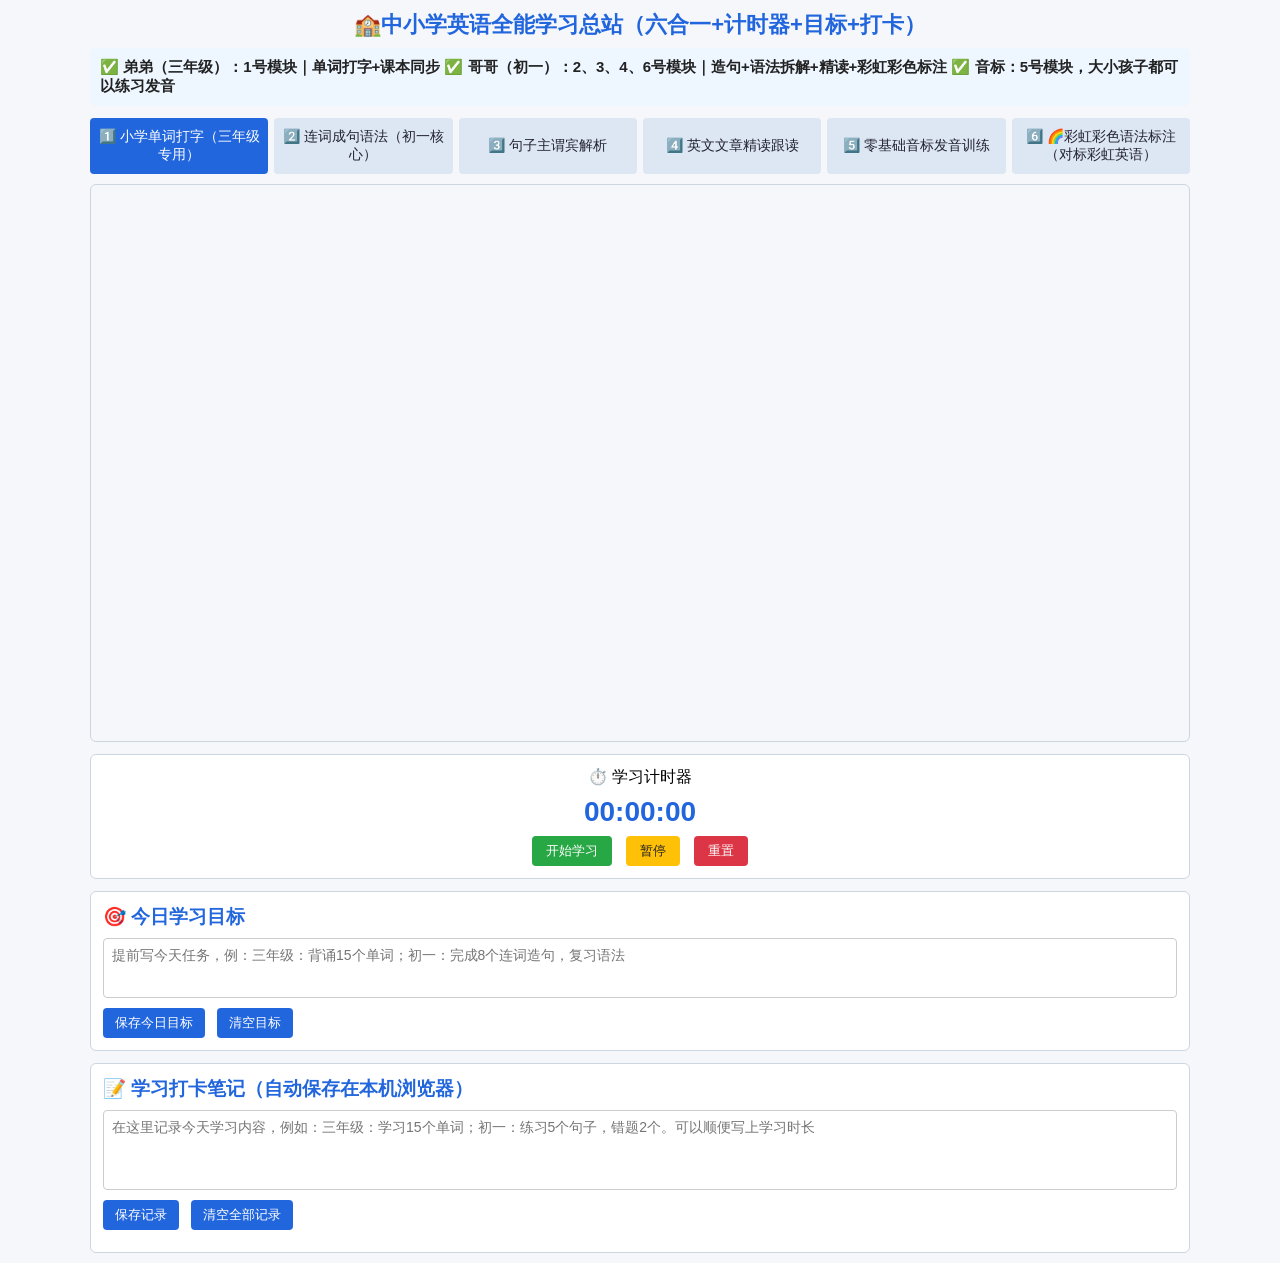
<file: index.html>
<!DOCTYPE html>
<html lang="zh-CN">
<head>
<meta charset="UTF-8">
<meta name="viewport" content="width=device-width, initial-scale=1.0">
<title>中小学英语全能学习总站｜永久免费开源</title>
<style>
*{margin:0;padding:0;box-sizing:border-box;font-family:"微软雅黑",sans-serif;}
body{background:#f5f7fa;padding:10px;}
h1{text-align:center;color:#2266dd;font-size:22px;margin-bottom:8px;}
.tip{max-width:1100px;margin:0 auto 12px auto;background:#eef6ff;padding:10px;border-radius:6px;color:#222;font-size:15px;}

.tab-box{max-width:1100px;margin:0 auto;}
.tab-buttons{display:flex;flex-wrap:wrap;gap:6px;margin-bottom:10px;}
.tab-buttons button{
    flex:1;min-width:130px;padding:10px 4px;border:none;border-radius:4px;
    background:#dde6f3;color:#223;font-size:14px;cursor:pointer;transition:0.2s;
}
.tab-buttons button.active{background:#2266dd;color:#fff;}
.content{width:100%;height:62vh;border-radius:6px;overflow:hidden;border:1px solid #ccd6e0;}
iframe{width:100%;height:100%;border:none;display:block;}
.hide{display:none;}
.show{display:block;}

/* 计时器样式 */
.timer-wrap{max-width:1100px;margin:12px auto 0 auto;background:#fff;padding:12px;border-radius:6px;border:1px solid #ccd6e0;text-align:center;}
#timerText{font-size:28px;color:#2266dd;font-weight:bold;margin:8px 0;}
.timer-btn{padding:6px 14px;border:none;border-radius:4px;color:#fff;cursor:pointer;margin:0 5px;}
#startBtn{background:#28a745;}
#pauseBtn{background:#ffc107;color:#222;}
#resetBtn{background:#dc3545;}

/* 每日目标 */
.goal-wrap{max-width:1100px;margin:12px auto 0 auto;background:#fff;padding:12px;border-radius:6px;border:1px solid #ccd6e0;}
.goal-wrap h3{margin-bottom:8px;color:#2266dd;}
#goalInput{width:100%;height:60px;padding:8px;font-size:14px;resize:none;border:1px solid #ccc;border-radius:4px;}
.goal-btn{margin-top:6px;padding:6px 12px;border:none;background:#2266dd;color:#fff;border-radius:4px;cursor:pointer;margin-right:8px;}

/* 打卡笔记区域样式 */
.note-wrap{max-width:1100px;margin:12px auto 0 auto;background:#fff;padding:12px;border-radius:6px;border:1px solid #ccd6e0;}
.note-wrap h3{margin-bottom:8px;color:#2266dd;}
#noteInput{width:100%;height:80px;padding:8px;font-size:14px;resize:none;border:1px solid #ccc;border-radius:4px;}
.note-btn{margin-top:6px;padding:6px 12px;border:none;background:#2266dd;color:#fff;border-radius:4px;cursor:pointer;margin-right:8px;}
#noteList{margin-top:10px;max-height:120px;overflow-y:auto;line-height:1.6;font-size:14px;}
.note-item{padding:4px 0;border-bottom:1px dashed #eee;}
</style>
</head>
<body>

<h1>🏫中小学英语全能学习总站（六合一+计时器+目标+打卡）</h1>

<div class="tip">
✅ <b>弟弟（三年级）：1号模块｜单词打字+课本同步</b>
✅ <b>哥哥（初一）：2、3、4、6号模块｜造句+语法拆解+精读+彩虹彩色标注</b>
✅ <b>音标：5号模块，大小孩子都可以练习发音</b>
</div>

<div class="tab-box">
<div class="tab-buttons">
    <button class="active" onclick="switchTab(0)">1️⃣ 小学单词打字（三年级专用）</button>
    <button onclick="switchTab(1)">2️⃣ 连词成句语法（初一核心）</button>
    <button onclick="switchTab(2)">3️⃣ 句子主谓宾解析</button>
    <button onclick="switchTab(3)">4️⃣ 英文文章精读跟读</button>
    <button onclick="switchTab(4)">5️⃣ 零基础音标发音训练</button>
    <button onclick="switchTab(5)">6️⃣ 🌈彩虹彩色语法标注（对标彩虹英语）</button>
</div>

<div class="content">
    <!-- 模块1 TypeWords单词打字 -->
    <div class="show"><iframe src="https://typewords.cc"></iframe></div>
    <!-- 模块2 Earthworm连词成句 -->
    <div class="hide"><iframe src="https://cuixueshe.github.io/earthworm/"></iframe></div>
    <!-- 模块3 在线句法分析 -->
    <div class="hide"><iframe src="https://linguisttools.com/parse/"></iframe></div>
    <!-- 模块4 英文精读跟读 -->
    <div class="hide"><iframe src="https://readlang.com/reader"></iframe></div>
    <!-- 模块5 音标学习网页 -->
    <div class="hide"><iframe src="https://www.phonemicchart.com/transcribe/"></iframe></div>
    <!-- 模块6 彩虹风格彩色语法解析网页 -->
    <div class="hide"><iframe src="https://parseenglish.com/"></iframe></div>
</div>
</div>

<!-- 学习计时器 -->
<div class="timer-wrap">
    <div>⏱️ 学习计时器</div>
    <div id="timerText">00:00:00</div>
    <button class="timer-btn" id="startBtn" onclick="timerStart()">开始学习</button>
    <button class="timer-btn" id="pauseBtn" onclick="timerPause()">暂停</button>
    <button class="timer-btn" id="resetBtn" onclick="timerReset()">重置</button>
</div>

<!-- 每日学习目标 -->
<div class="goal-wrap">
    <h3>🎯 今日学习目标</h3>
    <textarea id="goalInput" placeholder="提前写今天任务，例：三年级：背诵15个单词；初一：完成8个连词造句，复习语法"></textarea>
    <br>
    <button class="goal-btn" onclick="saveGoal()">保存今日目标</button>
    <button class="goal-btn" onclick="clearGoal()">清空目标</button>
</div>

<!-- 学习打卡笔记区域 -->
<div class="note-wrap">
    <h3>📝 学习打卡笔记（自动保存在本机浏览器）</h3>
    <textarea id="noteInput" placeholder="在这里记录今天学习内容，例如：三年级：学习15个单词；初一：练习5个句子，错题2个。可以顺便写上学习时长"></textarea>
    <br>
    <button class="note-btn" onclick="saveNote()">保存记录</button>
    <button class="note-btn" onclick="clearAllNotes()">清空全部记录</button>
    <div id="noteList"></div>
</div>

<script>
// 切换标签函数
function switchTab(n){
    let all = document.querySelectorAll(".content > div");
    let btn = document.querySelectorAll(".tab-buttons button");
    all.forEach(x=>x.className="hide");
    btn.forEach(x=>x.className="");
    all[n].className="show";
    btn[n].className="active";
}

// ----------------------计时器代码----------------------
let timerInterval;
let totalSeconds = 0;
let timerRunning = false;
const timerDom = document.getElementById("timerText");

function formatTime(s){
    let h = String(Math.floor(s/3600)).padStart(2,"0");
    let m = String(Math.floor((s%3600)/60)).padStart(2,"0");
    let sec = String(s%60).padStart(2,"0");
    return `${h}:${m}:${sec}`;
}
function timerStart(){
    if(timerRunning) return;
    timerRunning = true;
    timerInterval = setInterval(()=>{
        totalSeconds++;
        timerDom.innerText = formatTime(totalSeconds);
    },1000);
}
function timerPause(){
    timerRunning = false;
    clearInterval(timerInterval);
}
function timerReset(){
    timerRunning = false;
    clearInterval(timerInterval);
    totalSeconds = 0;
    timerDom.innerText = "00:00:00";
}

// ----------------------每日目标 本地存储----------------------
function loadGoal(){
    let goal = localStorage.getItem("dailyGoal") || "";
    document.getElementById("goalInput").value = goal;
}
function saveGoal(){
    const text = document.getElementById("goalInput").value;
    localStorage.setItem("dailyGoal", text);
    alert("今日目标已保存！");
}
function clearGoal(){
    if(confirm("确定清空今日目标？")){
        localStorage.removeItem("dailyGoal");
        document.getElementById("goalInput").value = "";
    }
}

// ----------------------打卡笔记本地存储----------------------
function loadNotes(){
    const notes = JSON.parse(localStorage.getItem("englishNotes") || "[]");
    const listDom = document.getElementById("noteList");
    listDom.innerHTML = "";
    notes.forEach(item=>{
        const div = document.createElement("div");
        div.className = "note-item";
        div.innerText = item;
        listDom.appendChild(div);
    })
}
function saveNote(){
    const text = document.getElementById("noteInput").value.trim();
    if(!text) return alert("请填写学习记录！");
    const notes = JSON.parse(localStorage.getItem("englishNotes") || "[]");
    const time = new Date().toLocaleString();
    notes.push(`【${time}】 ${text}`);
    localStorage.setItem("englishNotes", JSON.stringify(notes));
    document.getElementById("noteInput").value = "";
    loadNotes();
}
function clearAllNotes(){
    if(confirm("确定清空所有打卡记录？删除后不能恢复！")){
        localStorage.removeItem("englishNotes");
        loadNotes();
    }
}

// 页面加载读取目标+笔记
loadGoal();
loadNotes();
</script>

</body>
</html>
</file>
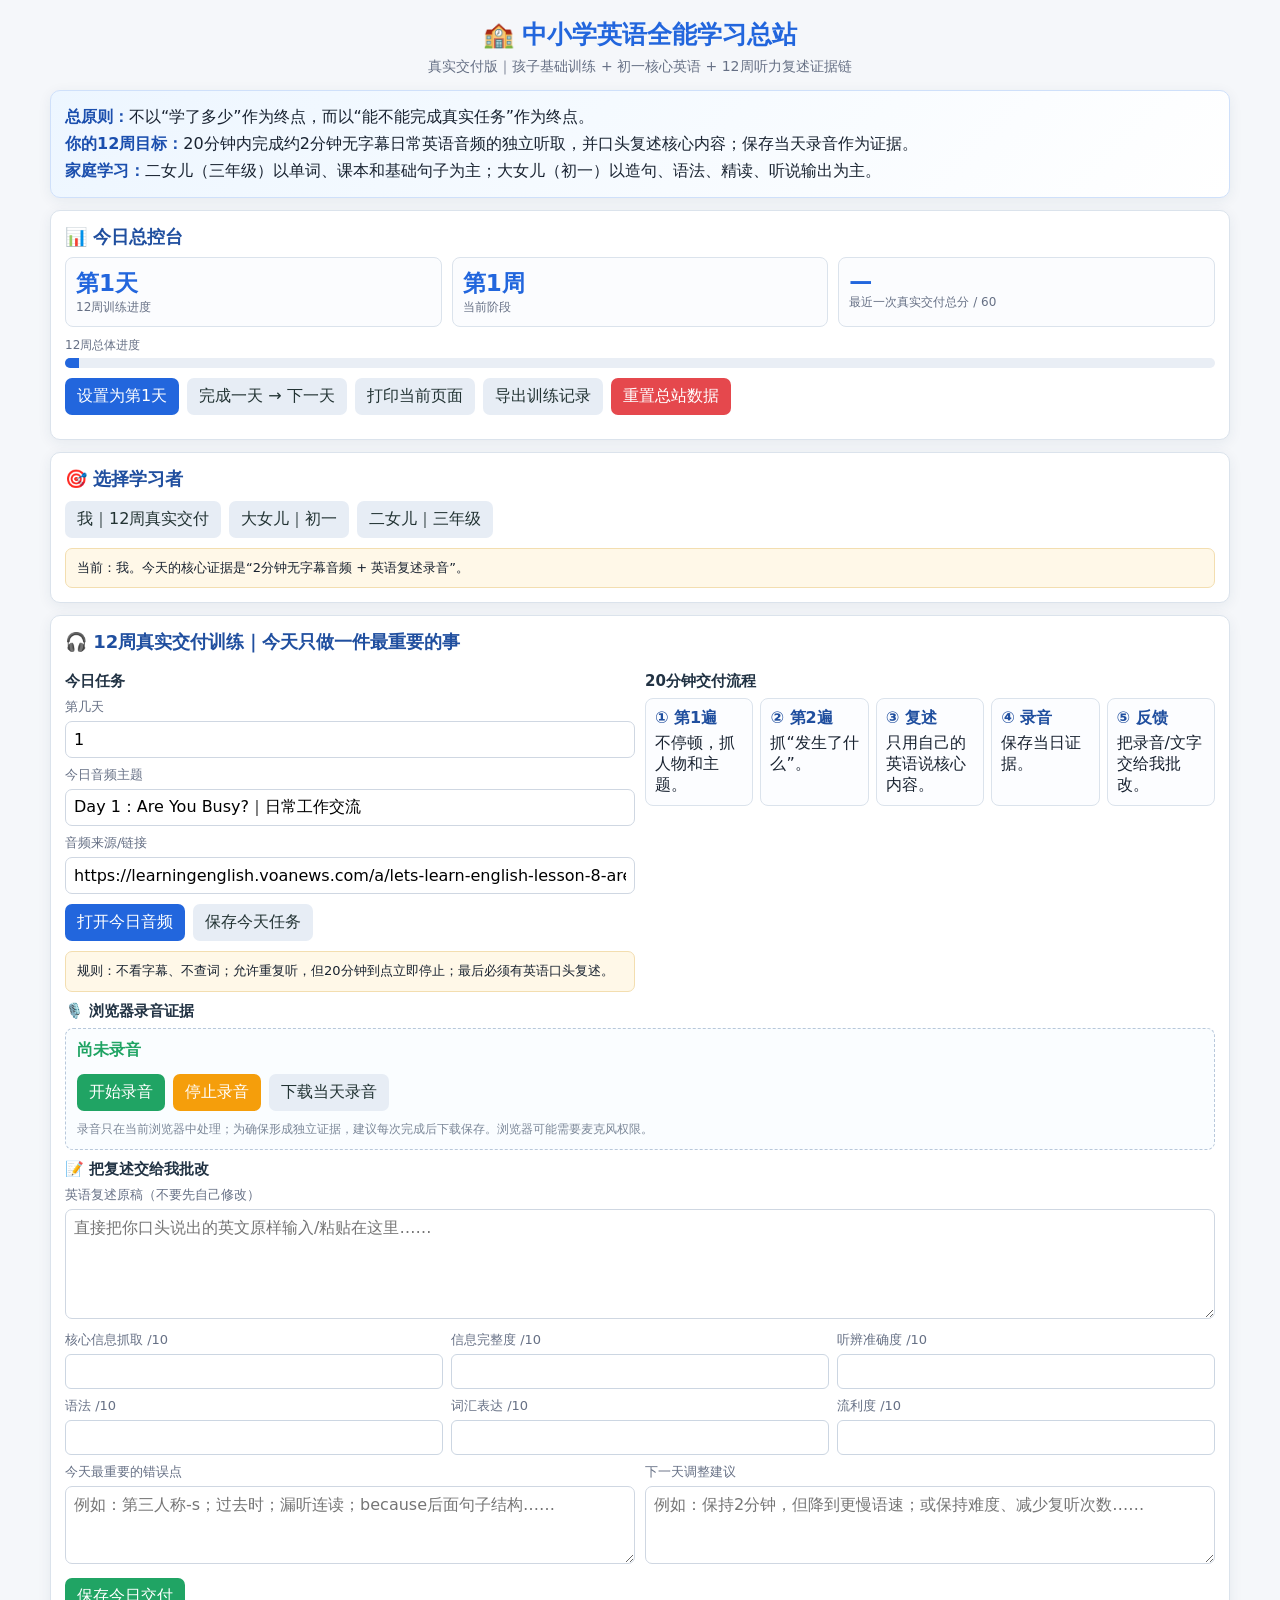
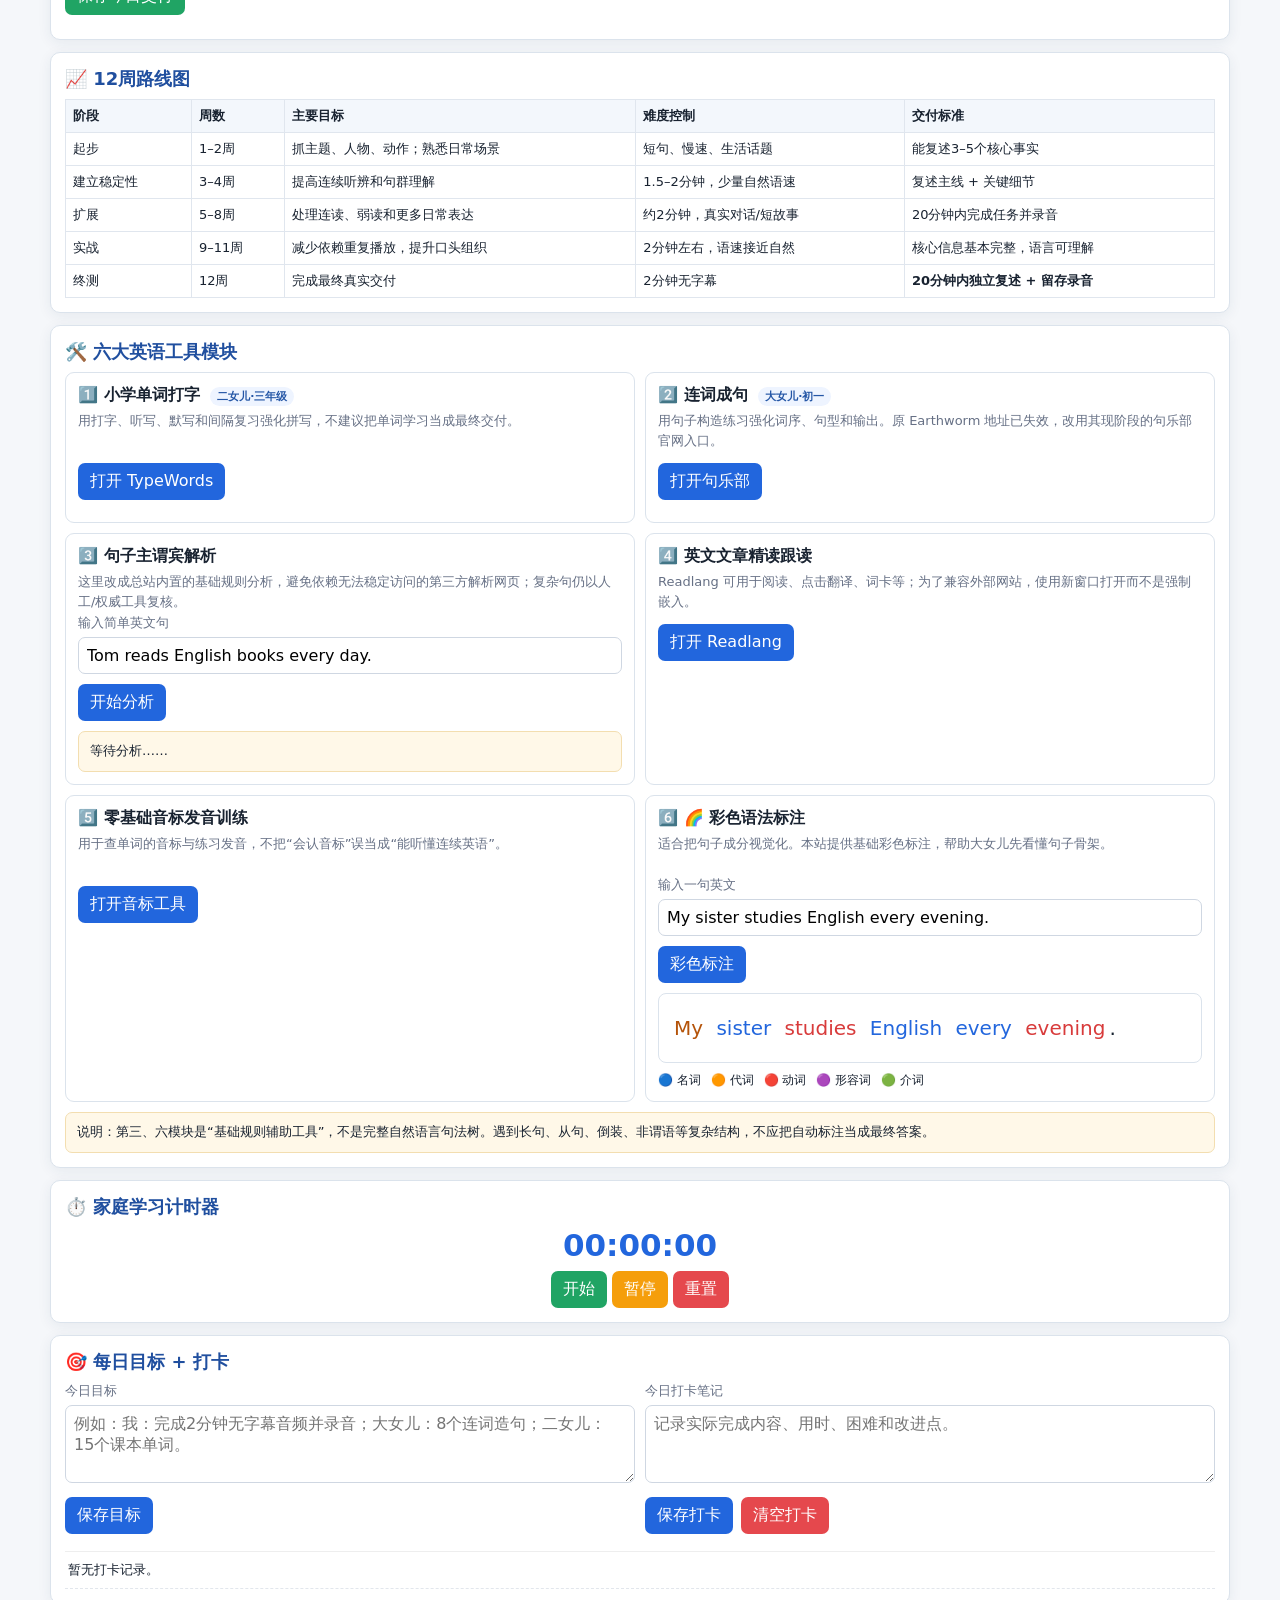
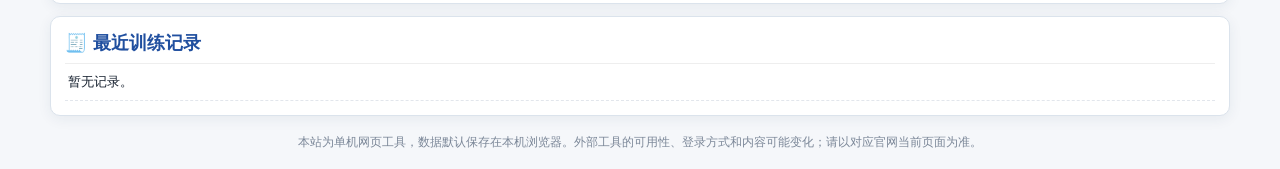
<file: 英语学习总站_12周真实交付版.html>
<!DOCTYPE html>
<html lang="zh-CN">
<head>
<meta charset="UTF-8">
<meta name="viewport" content="width=device-width, initial-scale=1.0">
<title>中小学英语全能学习总站｜12周真实交付版</title>
<style>
:root{
  --blue:#2266dd;--blue2:#eef5ff;--bg:#f5f7fa;--card:#fff;--line:#dbe3ec;
  --text:#182230;--muted:#667085;--green:#20a464;--orange:#f59e0b;--red:#e5484d;
  --shadow:0 3px 14px rgba(35,55,85,.07);
}
*{margin:0;padding:0;box-sizing:border-box;font-family:"微软雅黑","Microsoft YaHei",system-ui,sans-serif}
body{background:var(--bg);color:var(--text);padding:14px}
button,input,textarea,select{font:inherit}
button{cursor:pointer}
a{color:var(--blue);text-decoration:none}
.container{max-width:1180px;margin:0 auto}
h1{text-align:center;color:var(--blue);font-size:25px;margin:4px 0 7px}
.subtitle{text-align:center;color:var(--muted);font-size:14px;margin-bottom:14px}
.banner{
  background:linear-gradient(135deg,#edf6ff,#fff);border:1px solid #cfe0fa;border-radius:10px;
  padding:12px 14px;box-shadow:var(--shadow);margin-bottom:12px;line-height:1.7
}
.banner b{color:#1b4fae}
.toolbar{display:flex;gap:8px;flex-wrap:wrap;margin:10px 0}
.btn{border:none;border-radius:7px;padding:8px 12px;background:#e7edf5;color:#233}
.btn.primary{background:var(--blue);color:#fff}.btn.green{background:var(--green);color:#fff}
.btn.orange{background:var(--orange);color:#fff}.btn.red{background:var(--red);color:#fff}
.btn.small{padding:6px 9px;font-size:13px}
.card{background:var(--card);border:1px solid var(--line);border-radius:10px;padding:14px;box-shadow:var(--shadow);margin-bottom:12px}
.card h2{font-size:18px;color:#204f9f;margin-bottom:8px}.card h3{font-size:15px;margin:10px 0 7px;color:#234}
.grid{display:grid;grid-template-columns:repeat(3,minmax(0,1fr));gap:10px}
.grid2{display:grid;grid-template-columns:repeat(2,minmax(0,1fr));gap:10px}
@media(max-width:850px){.grid,.grid2{grid-template-columns:1fr}}
.field label{display:block;font-size:13px;color:var(--muted);margin-bottom:5px}
.field input,.field select,.field textarea{
  width:100%;border:1px solid #cfd7e2;border-radius:7px;padding:8px;background:#fff
}
.field textarea{min-height:78px;resize:vertical}
.kpi{border:1px solid var(--line);border-radius:8px;padding:10px;background:#fbfcfe}
.kpi .num{font-size:23px;font-weight:700;color:var(--blue)} .kpi .label{font-size:12px;color:var(--muted)}
.progress{height:10px;background:#e9eef5;border-radius:999px;overflow:hidden}.progress > div{height:100%;background:var(--blue);width:0%}
.tabs{display:flex;flex-wrap:wrap;gap:7px;margin-bottom:10px}
.tabs button{
  flex:1;min-width:145px;padding:10px 8px;border:1px solid #d7e0eb;border-radius:8px;
  background:#e9eef5;color:#26364b
}
.tabs button.active{background:var(--blue);color:#fff;border-color:var(--blue)}
.panel{display:none}.panel.active{display:block}
.toolgrid{display:grid;grid-template-columns:repeat(2,minmax(0,1fr));gap:10px}
@media(max-width:850px){.toolgrid{grid-template-columns:1fr}}
.tool{
  border:1px solid var(--line);border-radius:9px;padding:12px;background:#fff
}
.tool .title{font-weight:700;margin-bottom:5px}.tool .desc{font-size:13px;color:var(--muted);line-height:1.55;min-height:42px}
.badge{display:inline-block;font-size:11px;padding:2px 7px;border-radius:999px;background:#eef4ff;color:#2456a6;margin-left:5px}
.notice{padding:9px 11px;border-radius:7px;background:#fff8e8;border:1px solid #f3deb0;font-size:13px;line-height:1.6}
.steps{display:grid;grid-template-columns:repeat(5,minmax(0,1fr));gap:7px}
@media(max-width:850px){.steps{grid-template-columns:1fr 1fr}}
.step{border:1px solid var(--line);border-radius:8px;padding:9px;background:#fcfdff}.step b{display:block;margin-bottom:4px;color:#204f9f}
.table{width:100%;border-collapse:collapse;font-size:13px}.table th,.table td{border:1px solid #e0e6ee;padding:7px;text-align:left;vertical-align:top}.table th{background:#f3f7fc}
textarea.big{min-height:110px}
.score-grid{display:grid;grid-template-columns:repeat(3,minmax(0,1fr));gap:8px}.score-grid input{width:100%;padding:7px;border:1px solid #ccd6e2;border-radius:6px}
@media(max-width:700px){.score-grid{grid-template-columns:1fr 1fr}}
.audio-box{border:1px dashed #b8c8db;padding:11px;border-radius:8px;background:#fafdff}
#audioPreview{width:100%;margin-top:8px}
.record-status{font-weight:700;color:var(--green);min-height:24px}
.loglist{max-height:250px;overflow:auto;border-top:1px solid #eee;margin-top:7px}
.logitem{padding:8px 3px;border-bottom:1px dashed #e2e6ec;font-size:13px;line-height:1.55}
.logitem b{color:#204f9f}
footer{max-width:1180px;margin:18px auto 4px;color:#7b8798;font-size:12px;text-align:center}
.hidden{display:none!important}

/* 句子颜色 */
.rainbow-line{line-height:2.2;font-size:20px;border:1px solid var(--line);padding:12px;border-radius:8px;background:#fff}
.token{display:inline-block;padding:0 3px;margin-right:1px;border-radius:4px}
.noun{color:#2266dd}.verb{color:#d83b3b}.adj{color:#8b5cf6}.prep{color:#0f8a72}.pron{color:#b45309}.other{color:#555}
.legend span{font-size:12px;margin-right:10px}

/* 打印 */
@media print{
  body{background:#fff;padding:0}.toolbar,.tabs,footer,.btn{display:none!important}.card{box-shadow:none;break-inside:avoid}
}
</style>
</head>
<body>
<div class="container">
  <h1>🏫 中小学英语全能学习总站</h1>
  <div class="subtitle">真实交付版｜孩子基础训练 + 初一核心英语 + 12周听力复述证据链</div>

  <div class="banner">
    <b>总原则：</b>不以“学了多少”作为终点，而以“能不能完成真实任务”作为终点。
    <br>
    <b>你的12周目标：</b>20分钟内完成约2分钟无字幕日常英语音频的独立听取，并口头复述核心内容；保存当天录音作为证据。
    <br>
    <b>家庭学习：</b>二女儿（三年级）以单词、课本和基础句子为主；大女儿（初一）以造句、语法、精读、听说输出为主。
  </div>

  <div class="card">
    <h2>📊 今日总控台</h2>
    <div class="grid">
      <div class="kpi"><div class="num" id="dayNum">第1天</div><div class="label">12周训练进度</div></div>
      <div class="kpi"><div class="num" id="weekNum">第1周</div><div class="label">当前阶段</div></div>
      <div class="kpi"><div class="num" id="scoreNum">—</div><div class="label">最近一次真实交付总分 / 60</div></div>
    </div>
    <div style="margin:10px 0 4px;color:#667085;font-size:12px">12周总体进度</div>
    <div class="progress"><div id="progressBar"></div></div>
    <div class="toolbar">
      <button class="btn primary" onclick="setToday(1)">设置为第1天</button>
      <button class="btn" onclick="setToday(Math.min(84,(Number(localStorage.getItem('trainingDay')||1)+1)))">完成一天 → 下一天</button>
      <button class="btn" onclick="window.print()">打印当前页面</button>
      <button class="btn" onclick="exportData()">导出训练记录</button>
      <button class="btn red" onclick="resetData()">重置总站数据</button>
    </div>
  </div>

  <div class="card">
    <h2>🎯 选择学习者</h2>
    <div class="toolbar">
      <button class="btn activeLearner" onclick="selectLearner('me')">我｜12周真实交付</button>
      <button class="btn" onclick="selectLearner('older')">大女儿｜初一</button>
      <button class="btn" onclick="selectLearner('younger')">二女儿｜三年级</button>
    </div>
    <div id="learnerText" class="notice">当前：我。今天的核心证据是“2分钟无字幕音频 + 英语复述录音”。</div>
  </div>

  <div class="card" id="deliveryCard">
    <h2>🎧 12周真实交付训练｜今天只做一件最重要的事</h2>
    <div class="grid2">
      <div>
        <h3>今日任务</h3>
        <div class="field"><label>第几天</label><input id="taskDay" type="number" min="1" max="84"></div>
        <div class="field" style="margin-top:8px"><label>今日音频主题</label><input id="audioTitle" value="Day 1：Are You Busy?｜日常工作交流"></div>
        <div class="field" style="margin-top:8px"><label>音频来源/链接</label><input id="audioUrl" value="https://learningenglish.voanews.com/a/lets-learn-english-lesson-8-are-you-busy/3253185.html"></div>
        <div class="toolbar">
          <button class="btn primary" onclick="openAudio()">打开今日音频</button>
          <button class="btn" onclick="saveTask()">保存今天任务</button>
        </div>
        <div class="notice">规则：不看字幕、不查词；允许重复听，但20分钟到点立即停止；最后必须有英语口头复述。</div>
      </div>
      <div>
        <h3>20分钟交付流程</h3>
        <div class="steps">
          <div class="step"><b>① 第1遍</b>不停顿，抓人物和主题。</div>
          <div class="step"><b>② 第2遍</b>抓“发生了什么”。</div>
          <div class="step"><b>③ 复述</b>只用自己的英语说核心内容。</div>
          <div class="step"><b>④ 录音</b>保存当日证据。</div>
          <div class="step"><b>⑤ 反馈</b>把录音/文字交给我批改。</div>
        </div>
      </div>
    </div>

    <h3>🎙️ 浏览器录音证据</h3>
    <div class="audio-box">
      <div class="record-status" id="recordStatus">尚未录音</div>
      <div class="toolbar">
        <button class="btn green" onclick="startRecording()">开始录音</button>
        <button class="btn orange" onclick="stopRecording()">停止录音</button>
        <button class="btn" onclick="downloadRecording()">下载当天录音</button>
      </div>
      <audio id="audioPreview" controls class="hidden"></audio>
      <div style="font-size:12px;color:#7b8798;margin-top:7px">
        录音只在当前浏览器中处理；为确保形成独立证据，建议每次完成后下载保存。浏览器可能需要麦克风权限。
      </div>
    </div>

    <h3>📝 把复述交给我批改</h3>
    <div class="field"><label>英语复述原稿（不要先自己修改）</label><textarea id="retellText" class="big" placeholder="直接把你口头说出的英文原样输入/粘贴在这里……"></textarea></div>
    <div class="score-grid" style="margin-top:8px">
      <div class="field"><label>核心信息抓取 /10</label><input id="s1" type="number" min="0" max="10"></div>
      <div class="field"><label>信息完整度 /10</label><input id="s2" type="number" min="0" max="10"></div>
      <div class="field"><label>听辨准确度 /10</label><input id="s3" type="number" min="0" max="10"></div>
      <div class="field"><label>语法 /10</label><input id="s4" type="number" min="0" max="10"></div>
      <div class="field"><label>词汇表达 /10</label><input id="s5" type="number" min="0" max="10"></div>
      <div class="field"><label>流利度 /10</label><input id="s6" type="number" min="0" max="10"></div>
    </div>
    <div class="grid2" style="margin-top:8px">
      <div class="field"><label>今天最重要的错误点</label><textarea id="errorNote" placeholder="例如：第三人称-s；过去时；漏听连读；because后面句子结构……"></textarea></div>
      <div class="field"><label>下一天调整建议</label><textarea id="nextPlan" placeholder="例如：保持2分钟，但降到更慢语速；或保持难度、减少复听次数……"></textarea></div>
    </div>
    <div class="toolbar">
      <button class="btn green" onclick="saveDelivery()">保存今日交付</button>
    </div>
  </div>

  <div class="card">
    <h2>📈 12周路线图</h2>
    <table class="table">
      <tr><th>阶段</th><th>周数</th><th>主要目标</th><th>难度控制</th><th>交付标准</th></tr>
      <tr><td>起步</td><td>1–2周</td><td>抓主题、人物、动作；熟悉日常场景</td><td>短句、慢速、生活话题</td><td>能复述3–5个核心事实</td></tr>
      <tr><td>建立稳定性</td><td>3–4周</td><td>提高连续听辨和句群理解</td><td>1.5–2分钟，少量自然语速</td><td>复述主线 + 关键细节</td></tr>
      <tr><td>扩展</td><td>5–8周</td><td>处理连读、弱读和更多日常表达</td><td>约2分钟，真实对话/短故事</td><td>20分钟内完成任务并录音</td></tr>
      <tr><td>实战</td><td>9–11周</td><td>减少依赖重复播放，提升口头组织</td><td>2分钟左右，语速接近自然</td><td>核心信息基本完整，语言可理解</td></tr>
      <tr><td>终测</td><td>12周</td><td>完成最终真实交付</td><td>2分钟无字幕</td><td><b>20分钟内独立复述 + 留存录音</b></td></tr>
    </table>
  </div>

  <div class="card">
    <h2>🛠️ 六大英语工具模块</h2>
    <div class="toolgrid">
      <div class="tool">
        <div class="title">1️⃣ 小学单词打字 <span class="badge">二女儿·三年级</span></div>
        <div class="desc">用打字、听写、默写和间隔复习强化拼写，不建议把单词学习当成最终交付。</div>
        <div class="toolbar"><button class="btn primary" onclick="openTool('https://typewords.cc')">打开 TypeWords</button></div>
      </div>
      <div class="tool">
        <div class="title">2️⃣ 连词成句 <span class="badge">大女儿·初一</span></div>
        <div class="desc">用句子构造练习强化词序、句型和输出。原 Earthworm 地址已失效，改用其现阶段的句乐部官网入口。</div>
        <div class="toolbar"><button class="btn primary" onclick="openTool('https://julebu.co')">打开句乐部</button></div>
      </div>
      <div class="tool">
        <div class="title">3️⃣ 句子主谓宾解析</div>
        <div class="desc">这里改成总站内置的基础规则分析，避免依赖无法稳定访问的第三方解析网页；复杂句仍以人工/权威工具复核。</div>
        <div class="field"><label>输入简单英文句</label><input id="parseInput" value="Tom reads English books every day."></div>
        <div class="toolbar"><button class="btn primary" onclick="parseSentence()">开始分析</button></div>
        <div id="parseResult" class="notice">等待分析……</div>
      </div>
      <div class="tool">
        <div class="title">4️⃣ 英文文章精读跟读</div>
        <div class="desc">Readlang 可用于阅读、点击翻译、词卡等；为了兼容外部网站，使用新窗口打开而不是强制嵌入。</div>
        <div class="toolbar"><button class="btn primary" onclick="openTool('https://readlang.com/reader')">打开 Readlang</button></div>
      </div>
      <div class="tool">
        <div class="title">5️⃣ 零基础音标发音训练</div>
        <div class="desc">用于查单词的音标与练习发音，不把“会认音标”误当成“能听懂连续英语”。</div>
        <div class="toolbar"><button class="btn primary" onclick="openTool('https://www.phonemicchart.com/transcribe/')">打开音标工具</button></div>
      </div>
      <div class="tool">
        <div class="title">6️⃣ 🌈 彩色语法标注</div>
        <div class="desc">适合把句子成分视觉化。本站提供基础彩色标注，帮助大女儿先看懂句子骨架。</div>
        <div class="field"><label>输入一句英文</label><input id="rainbowInput" value="My sister studies English every evening."></div>
        <div class="toolbar"><button class="btn primary" onclick="rainbowMark()">彩色标注</button></div>
        <div id="rainbowResult" class="rainbow-line">My sister studies English every evening.</div>
        <div class="legend" style="margin-top:6px"><span>🔵 名词</span><span>🟠 代词</span><span>🔴 动词</span><span>🟣 形容词</span><span>🟢 介词</span></div>
      </div>
    </div>
    <div class="notice" style="margin-top:10px">
      说明：第三、六模块是“基础规则辅助工具”，不是完整自然语言句法树。遇到长句、从句、倒装、非谓语等复杂结构，不应把自动标注当成最终答案。
    </div>
  </div>

  <div class="card">
    <h2>⏱️ 家庭学习计时器</h2>
    <div id="timerText" style="font-size:31px;font-weight:700;text-align:center;color:var(--blue);margin:8px 0">00:00:00</div>
    <div style="text-align:center">
      <button class="btn green" onclick="timerStart()">开始</button>
      <button class="btn orange" onclick="timerPause()">暂停</button>
      <button class="btn red" onclick="timerReset()">重置</button>
    </div>
  </div>

  <div class="card">
    <h2>🎯 每日目标 + 打卡</h2>
    <div class="grid2">
      <div class="field">
        <label>今日目标</label>
        <textarea id="goalInput" placeholder="例如：我：完成2分钟无字幕音频并录音；大女儿：8个连词造句；二女儿：15个课本单词。"></textarea>
        <div class="toolbar"><button class="btn primary" onclick="saveGoal()">保存目标</button></div>
      </div>
      <div class="field">
        <label>今日打卡笔记</label>
        <textarea id="noteInput" placeholder="记录实际完成内容、用时、困难和改进点。"></textarea>
        <div class="toolbar"><button class="btn primary" onclick="saveNote()">保存打卡</button><button class="btn red" onclick="clearNotes()">清空打卡</button></div>
      </div>
    </div>
    <div id="noteList" class="loglist"></div>
  </div>

  <div class="card">
    <h2>🧾 最近训练记录</h2>
    <div id="deliveryList" class="loglist"></div>
  </div>
</div>

<footer>本站为单机网页工具，数据默认保存在本机浏览器。外部工具的可用性、登录方式和内容可能变化；请以对应官网当前页面为准。</footer>

<script>
const $ = id => document.getElementById(id);

/* ---------- 学习者 ---------- */
let learner = localStorage.getItem('learner') || 'me';
const learnerNames = {me:'我｜12周真实交付', older:'大女儿｜初一', younger:'二女儿｜三年级'};
function selectLearner(k){
  learner=k; localStorage.setItem('learner',k);
  $('learnerText').textContent =
    k==='me' ? '当前：我。今天的核心证据是“2分钟无字幕音频 + 英语复述录音”。' :
    k==='older' ? '当前：大女儿。重点：句子结构、语法、精读、跟读与逐步增加英语输出。' :
    '当前：二女儿。重点：课本同步、基础词汇、拼读/音标入门和短句输出。';
}
selectLearner(learner);

/* ---------- 12周进度 ---------- */
function setToday(d){
  d=Math.max(1,Math.min(84,Number(d)||1));
  localStorage.setItem('trainingDay',d);
  $('taskDay').value=d;
  renderProgress();
}
function renderProgress(){
  const d=Number(localStorage.getItem('trainingDay')||1), w=Math.ceil(d/7);
  $('dayNum').textContent='第'+d+'天';
  $('weekNum').textContent='第'+w+'周';
  $('progressBar').style.width=(d/84*100).toFixed(1)+'%';
  const last=JSON.parse(localStorage.getItem('deliveryRecords')||'[]').slice(-1)[0];
  $('scoreNum').textContent=last && last.total!=null ? last.total : '—';
}
setToday(Number(localStorage.getItem('trainingDay')||1));

function openTool(url){ window.open(url,'_blank','noopener'); }
function openAudio(){
  const url=$('audioUrl').value.trim();
  if(!url) return alert('请先填写音频链接。');
  window.open(url,'_blank','noopener');
}
function saveTask(){
  localStorage.setItem('taskDay',$('taskDay').value);
  localStorage.setItem('audioTitle',$('audioTitle').value);
  localStorage.setItem('audioUrl',$('audioUrl').value);
  setToday(Number($('taskDay').value||1));
  alert('今日任务已保存。');
}
$('taskDay').value=Number(localStorage.getItem('taskDay')||localStorage.getItem('trainingDay')||1);
$('audioTitle').value=localStorage.getItem('audioTitle')||$('audioTitle').value;
$('audioUrl').value=localStorage.getItem('audioUrl')||$('audioUrl').value;

/* ---------- 录音 ---------- */
let mediaRecorder=null, audioChunks=[], recordingBlob=null, audioUrl=null;
async function startRecording(){
  try{
    const stream=await navigator.mediaDevices.getUserMedia({audio:true});
    audioChunks=[]; recordingBlob=null;
    mediaRecorder=new MediaRecorder(stream);
    mediaRecorder.ondataavailable=e=>{if(e.data.size) audioChunks.push(e.data)};
    mediaRecorder.onstop=()=>{
      recordingBlob=new Blob(audioChunks,{type:'audio/webm'});
      audioUrl=URL.createObjectURL(recordingBlob);
      $('audioPreview').src=audioUrl;
      $('audioPreview').classList.remove('hidden');
      $('recordStatus').textContent='已完成录音，可播放并下载。';
      stream.getTracks().forEach(t=>t.stop());
    };
    mediaRecorder.start();
    $('recordStatus').textContent='🔴 正在录音……';
  }catch(err){
    $('recordStatus').textContent='无法启动麦克风：'+err.message;
    alert('浏览器没有给网页麦克风权限。你也可以用系统录音机录好后，再把英文复述原稿粘贴到本页面。');
  }
}
function stopRecording(){
  if(mediaRecorder && mediaRecorder.state!=='inactive') mediaRecorder.stop();
}
function downloadRecording(){
  if(!recordingBlob) return alert('还没有可下载的录音。');
  const a=document.createElement('a');a.href=audioUrl;
  const d=Number($('taskDay').value||1);
  a.download='英语真实交付-Day'+d+'-'+new Date().toISOString().slice(0,10)+'.webm';
  a.click();
}

/* ---------- 交付评分 ---------- */
function n(id){const v=Number($(id).value); return Number.isFinite(v)?Math.max(0,Math.min(10,v)):null}
function saveDelivery(){
  const scores=[n('s1'),n('s2'),n('s3'),n('s4'),n('s5'),n('s6')];
  if(scores.some(v=>v===null)) return alert('请先填写6项评分。');
  const total=scores.reduce((a,b)=>a+b,0);
  const rec={
    date:new Date().toLocaleString(),day:Number($('taskDay').value||1),
    learner, title:$('audioTitle').value.trim(),
    total,scores,retell:$('retellText').value.trim(),
    error:$('errorNote').value.trim(),next:$('nextPlan').value.trim()
  };
  const arr=JSON.parse(localStorage.getItem('deliveryRecords')||'[]');arr.push(rec);
  localStorage.setItem('deliveryRecords',JSON.stringify(arr));
  renderDeliveryList();renderProgress();
  alert('今日交付已保存。把录音和这里的复述原稿一起发给我，我会据此调整下一天难度。');
}
function renderDeliveryList(){
  const arr=JSON.parse(localStorage.getItem('deliveryRecords')||'[]').slice().reverse();
  $('deliveryList').innerHTML=arr.length ? arr.map(x=>
    `<div class="logitem"><b>第${x.day}天｜${learnerNames[x.learner]||x.learner}</b>｜${x.title}｜总分 <b>${x.total}/60</b><br>
    ${escapeHtml(x.error||'无错误记录')}<br><span style="color:#7b8798">${escapeHtml(x.next||'未填写下一天调整')}</span></div>`
  ).join('') : '<div class="logitem">暂无记录。</div>';
}
function escapeHtml(s){return String(s||'').replace(/[&<>"']/g,m=>({'&':'&amp;','<':'&lt;','>':'&gt;','"':'&quot;',"'":'&#39;'}[m]))}
renderDeliveryList();

/* ---------- 句法：基础启发式 ---------- */
function guessWordType(w, index, words){
  const x=w.toLowerCase().replace(/[^a-z']/g,'');
  if(!x) return 'other';
  const pron=['i','you','he','she','it','we','they','me','him','her','us','them','my','your','his','our','their','this','that','these','those'];
  const prep=['in','on','at','to','from','for','with','about','of','by','after','before','under','over','near','into','during','between'];
  const verbs=['am','is','are','was','were','be','been','being','do','does','did','have','has','had','go','goes','went','come','comes','came','read','reads','reading','study','studies','studied','like','likes','liked','want','wants','wanted','make','makes','made','play','plays','played','work','works','worked','eat','eats','ate','watch','watches','watched','need','needs','needed'];
  const adj=['good','bad','big','small','new','old','happy','sad','busy','easy','hard','beautiful','important'];
  if(pron.includes(x))return 'pron'; if(prep.includes(x))return 'prep'; if(verbs.includes(x)||/(ed|ing|s)$/.test(x)) return 'verb';
  if(adj.includes(x))return 'adj'; return 'noun';
}
function parseSentence(){
  const s=$('parseInput').value.trim();
  if(!s)return;
  const w=s.replace(/[.?!]+$/,'').split(/\s+/);
  const tags=w.map((x,i)=>({x,t:guessWordType(x,i,w)}));
  const firstVerb=tags.findIndex(o=>o.t==='verb');
  let subject=firstVerb>0?tags.slice(0,firstVerb).map(o=>o.x).join(' '):'未可靠识别';
  let verb=firstVerb>=0?tags[firstVerb].x:'未可靠识别';
  let object=firstVerb>=0?tags.slice(firstVerb+1).map(o=>o.x).join(' '):'未可靠识别';
  $('parseResult').innerHTML=
    `<b>基础识别：</b> 主语 = ${escapeHtml(subject)} ｜ 谓语 = ${escapeHtml(verb)} ｜ 其余成分 = ${escapeHtml(object)}<br>
    <span style="color:#7b8798">这是启发式分析，只适合简单句。复杂句请人工核对。</span>`;
}
function classifyForRainbow(){
  const s=$('rainbowInput').value.trim();
  const words=s.split(/(\s+|[,.!?;:])/).filter(Boolean);
  return words.map((tok,i)=>{
    if(/^\s+$/.test(tok)||/^[,.!?;:]+$/.test(tok))return tok;
    const t=guessWordType(tok,i,words);
    return `<span class="token ${t}">${escapeHtml(tok)}</span>`;
  }).join('');
}
function rainbowMark(){
  const s=$('rainbowInput').value.trim();
  $('rainbowResult').innerHTML=classifyForRainbow(s);
}
rainbowMark();

/* ---------- 计时器 ---------- */
let timerInterval=null,totalSeconds=0,timerRunning=false;
function fmt(s){const h=String(Math.floor(s/3600)).padStart(2,'0'),m=String(Math.floor(s%3600/60)).padStart(2,'0'),x=String(s%60).padStart(2,'0');return h+':'+m+':'+x}
function renderTimer(){$('timerText').textContent=fmt(totalSeconds)}
function timerStart(){if(timerRunning)return;timerRunning=true;timerInterval=setInterval(()=>{totalSeconds++;renderTimer()},1000)}
function timerPause(){timerRunning=false;clearInterval(timerInterval)}
function timerReset(){timerRunning=false;clearInterval(timerInterval);totalSeconds=0;renderTimer()}

/* ---------- 目标/笔记 ---------- */
function saveGoal(){localStorage.setItem('dailyGoal',$('goalInput').value);alert('今日目标已保存。')}
function loadGoal(){$('goalInput').value=localStorage.getItem('dailyGoal')||''}
function saveNote(){
  const text=$('noteInput').value.trim();if(!text)return alert('请先填写打卡内容。');
  const arr=JSON.parse(localStorage.getItem('englishNotes')||'[]');
  arr.push({date:new Date().toLocaleString(),learner,text});
  localStorage.setItem('englishNotes',JSON.stringify(arr));
  $('noteInput').value='';renderNotes();
}
function renderNotes(){
  const arr=JSON.parse(localStorage.getItem('englishNotes')||'[]').slice().reverse();
  $('noteList').innerHTML=arr.length?arr.map(x=>
    `<div class="logitem"><b>${escapeHtml(x.date)}</b>｜${learnerNames[x.learner]||x.learner}<br>${escapeHtml(x.text)}</div>`
  ).join(''):'<div class="logitem">暂无打卡记录。</div>';
}
function clearNotes(){if(confirm('确定清空全部打卡记录？')){localStorage.removeItem('englishNotes');renderNotes()}}
loadGoal();renderNotes();

/* ---------- 导出/重置 ---------- */
function exportData(){
  const data={
    exportedAt:new Date().toISOString(),learner,trainingDay:localStorage.getItem('trainingDay')||1,
    dailyGoal:localStorage.getItem('dailyGoal')||'',
    notes:JSON.parse(localStorage.getItem('englishNotes')||'[]'),
    deliveries:JSON.parse(localStorage.getItem('deliveryRecords')||'[]')
  };
  const blob=new Blob([JSON.stringify(data,null,2)],{type:'application/json;charset=utf-8'});
  const url=URL.createObjectURL(blob),a=document.createElement('a');a.href=url;
  a.download='英语总站-训练记录-'+new Date().toISOString().slice(0,10)+'.json';a.click();
  URL.revokeObjectURL(url);
}
function resetData(){
  if(confirm('将清除总站本机保存的目标、笔记、交付评分和进度。确定继续？')){
    ['learner','trainingDay','taskDay','audioTitle','audioUrl','dailyGoal','englishNotes','deliveryRecords'].forEach(k=>localStorage.removeItem(k));
    location.reload();
  }
}

/* ---------- 外部工具快捷键 ---------- */
document.addEventListener('keydown',e=>{
  if(e.altKey && e.key==='1')openTool('https://typewords.cc');
  if(e.altKey && e.key==='2')openTool('https://julebu.co');
  if(e.altKey && e.key==='4')openTool('https://readlang.com/reader');
});
</script>
</body>
</html>
</file>
